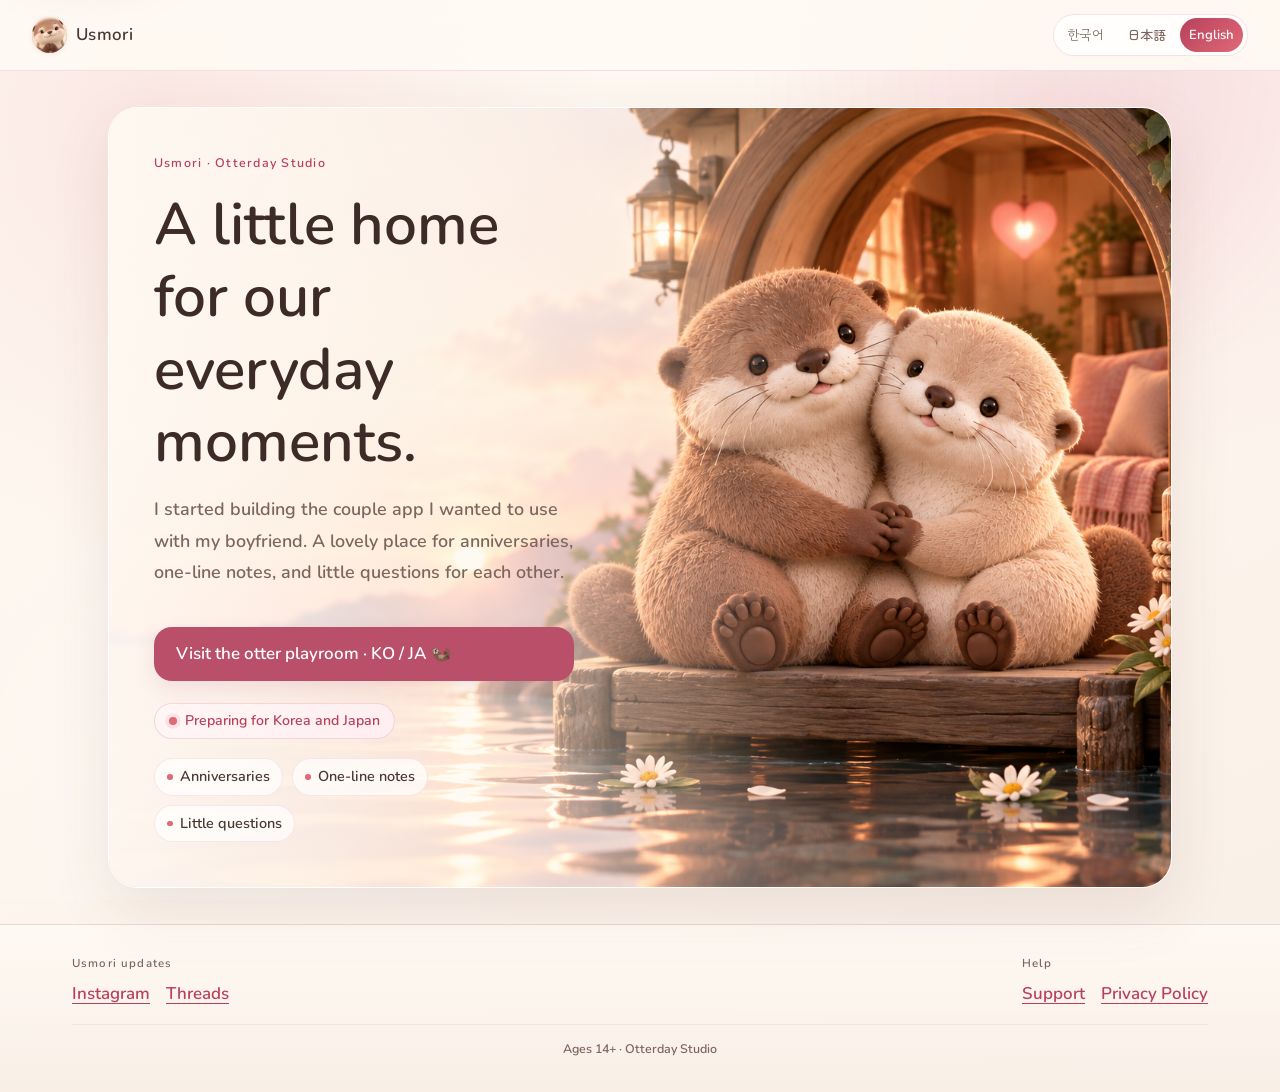
<file: index.html>
<!doctype html>
<html lang="ko">
  <head>
    <meta charset="utf-8">
    <meta name="viewport" content="width=device-width, initial-scale=1">
    <meta name="color-scheme" content="light">
    <meta name="theme-color" content="#FFF9F2">
    <meta name="description" content="Usmori는 한국·일본 출시를 준비 중인 커플 앱입니다.">
    <title>Usmori · 둘의 하루가 머무는 작은 집</title>
    <link rel="stylesheet" href="./styles.css">
    <script src="./site.js" defer></script>
    <noscript>
      <style>.language-group { display: none; }</style>
    </noscript>
  <style>@font-face{font-family:PlayroomKo;src:url("./recharge/assets/fonts/GowunDodum-Regular.woff2") format("woff2");font-display:swap}@font-face{font-family:PlayroomJa;src:url("./recharge/assets/fonts/ZenMaruGothic-Medium.woff2") format("woff2");font-display:swap}[lang=ko] .playroom-entry{font-family:PlayroomKo,sans-serif}[lang=ja] .playroom-entry{font-family:PlayroomJa,sans-serif}.playroom-entry{display:inline-flex;align-items:center;gap:12px;margin:22px 0 5px;padding:13px 22px;border-radius:18px;background:#b94f69;color:white;text-decoration:none;font-weight:700;box-shadow:0 7px 20px #b94f6922}.playroom-entry:hover{background:#a3445d}</style></head>
  <body data-font-state="ready">
    <div class="paper-glow" aria-hidden="true"></div>
    <a class="skip-link" href="#main">본문으로 건너뛰기</a>

    <header class="site-header">
      <a class="brand" href="./index.html" aria-label="Usmori home">
        <span class="brand-mark" aria-hidden="true"></span>
        <span class="brand-text">Usmori</span>
      </a>
      <nav class="language-group" aria-label="Language">
        <button class="language-button" type="button" data-language="ko" lang="ko" aria-pressed="true">한국어</button>
        <button class="language-button" type="button" data-language="ja" lang="ja" aria-pressed="false">日本語</button>
        <button class="language-button" type="button" data-language="en" lang="en" aria-pressed="false">English</button>
      </nav>
    </header>

    <main id="main" class="page landing-page">
      <article class="hero" aria-label="Usmori">
        <div class="hero-copy">
          <section class="locale-panel" lang="ko" data-locale="ko" aria-labelledby="headline-ko">
            <p class="eyebrow">Usmori · Otterday Studio</p>
            <h1 class="display-title" id="headline-ko">둘의 하루가 머무는 작은 집</h1>
            <p class="intro-body">남자친구와 같이 쓰고 싶어서 만들기 시작한 커플 앱. 기념일, 한 줄 일기, 서로에게 묻는 질문을 사랑스럽게 모아요.</p>
            <a class="playroom-entry" href="./recharge/?lang=ko">수달 놀이방에서 내 마음 알아보기 🦦</a>
            <p class="status"><span class="status-dot" aria-hidden="true"></span>한국·일본 출시 준비 중</p>
            <ul class="feature-list">
              <li><span class="feature-dot" aria-hidden="true"></span><span class="feature-label">기념일</span></li>
              <li><span class="feature-dot" aria-hidden="true"></span><span class="feature-label">한 줄 일기</span></li>
              <li><span class="feature-dot" aria-hidden="true"></span><span class="feature-label">서로에게 묻는 질문</span></li>
            </ul>
          </section>

          <section class="locale-panel" lang="ja" data-locale="ja" aria-labelledby="headline-ja" hidden>
            <p class="eyebrow">Usmori · Otterday Studio</p>
            <h1 class="display-title" id="headline-ja">ふたりの毎日に、ほっとできる場所を。</h1>
            <p class="intro-body">彼氏と一緒に使えるアプリを探して、結局自分で作り始めました。記念日やひとこと日記、お互いをもっと知る質問をカワウソと一緒に楽しめます。</p>
            <a class="playroom-entry" href="./recharge/?lang=ja">ラッコのあそび部屋へ 🦦</a>
            <p class="status"><span class="status-dot" aria-hidden="true"></span>韓国・日本でリリース準備中</p>
            <ul class="feature-list">
              <li><span class="feature-dot" aria-hidden="true"></span><span class="feature-label">記念日</span></li>
              <li><span class="feature-dot" aria-hidden="true"></span><span class="feature-label">ひとこと日記</span></li>
              <li><span class="feature-dot" aria-hidden="true"></span><span class="feature-label">お互いをもっと知る質問</span></li>
            </ul>
          </section>

          <section class="locale-panel" lang="en" data-locale="en" aria-labelledby="headline-en" hidden>
            <p class="eyebrow">Usmori · Otterday Studio</p>
            <h1 class="display-title" id="headline-en">A little home for our everyday moments.</h1>
            <p class="intro-body">I started building the couple app I wanted to use with my boyfriend. A lovely place for anniversaries, one-line notes, and little questions for each other.</p>
            <a class="playroom-entry" href="./recharge/?lang=ko">Visit the otter playroom · KO / JA 🦦</a>
            <p class="status"><span class="status-dot" aria-hidden="true"></span>Preparing for Korea and Japan</p>
            <ul class="feature-list">
              <li><span class="feature-dot" aria-hidden="true"></span><span class="feature-label">Anniversaries</span></li>
              <li><span class="feature-dot" aria-hidden="true"></span><span class="feature-label">One-line notes</span></li>
              <li><span class="feature-dot" aria-hidden="true"></span><span class="feature-label">Little questions</span></li>
            </ul>
          </section>
        </div>

        <figure class="hero-figure">
          <img
            src="./otter-home-landing-v1.png"
            alt="작은 집에서 다정하게 기대 앉은 수달 두 마리"
            width="1536"
            height="1024"
            loading="eager"
            fetchpriority="high"
            decoding="async"
          >
        </figure>
      </article>
    </main>

    <footer class="site-footer">
      <section class="footer-panel" lang="ko" data-locale="ko" aria-label="사이트 정보">
        <div class="footer-content">
          <nav class="footer-group" aria-label="소셜 링크">
            <h2 class="small-label">Usmori 소식</h2>
            <ul class="link-list">
              <li><a href="https://www.instagram.com/usmori.studio/" target="_blank" rel="noopener noreferrer">Instagram</a></li>
              <li><a href="https://www.threads.com/@usmori.studio" target="_blank" rel="noopener noreferrer">Threads</a></li>
            </ul>
          </nav>
          <nav class="footer-group" aria-label="고객지원과 정책">
            <h2 class="small-label">도움말</h2>
            <ul class="link-list">
              <li><a data-policy-link="support" href="./support.html#ko">고객지원</a></li>
              <li><a data-policy-link="privacy" href="./privacy.html#ko">개인정보처리방침</a></li>
            </ul>
          </nav>
        </div>
        <p class="footer-note">이용 대상 14세 이상 · Otterday Studio</p>
      </section>

      <section class="footer-panel" lang="ja" data-locale="ja" aria-label="サイト情報" hidden>
        <div class="footer-content">
          <nav class="footer-group" aria-label="ソーシャルリンク">
            <h2 class="small-label">Usmoriの近況</h2>
            <ul class="link-list">
              <li><a href="https://www.instagram.com/usmori.studio/" target="_blank" rel="noopener noreferrer">Instagram</a></li>
              <li><a href="https://www.threads.com/@usmori.studio" target="_blank" rel="noopener noreferrer">Threads</a></li>
            </ul>
          </nav>
          <nav class="footer-group" aria-label="サポートとポリシー">
            <h2 class="small-label">ヘルプ</h2>
            <ul class="link-list">
              <li><a data-policy-link="support" href="./support.html#ja">サポート</a></li>
              <li><a data-policy-link="privacy" href="./privacy.html#ja">プライバシーポリシー</a></li>
            </ul>
          </nav>
        </div>
        <p class="footer-note">対象年齢 14歳以上 · Otterday Studio</p>
      </section>

      <section class="footer-panel" lang="en" data-locale="en" aria-label="Site information" hidden>
        <div class="footer-content">
          <nav class="footer-group" aria-label="Social links">
            <h2 class="small-label">Usmori updates</h2>
            <ul class="link-list">
              <li><a href="https://www.instagram.com/usmori.studio/" target="_blank" rel="noopener noreferrer">Instagram</a></li>
              <li><a href="https://www.threads.com/@usmori.studio" target="_blank" rel="noopener noreferrer">Threads</a></li>
            </ul>
          </nav>
          <nav class="footer-group" aria-label="Support and policies">
            <h2 class="small-label">Help</h2>
            <ul class="link-list">
              <li><a data-policy-link="support" href="./support.html#en">Support</a></li>
              <li><a data-policy-link="privacy" href="./privacy.html#en">Privacy Policy</a></li>
            </ul>
          </nav>
        </div>
        <p class="footer-note">Ages 14+ · Otterday Studio</p>
      </section>
    </footer>
  </body>
</html>
</file>
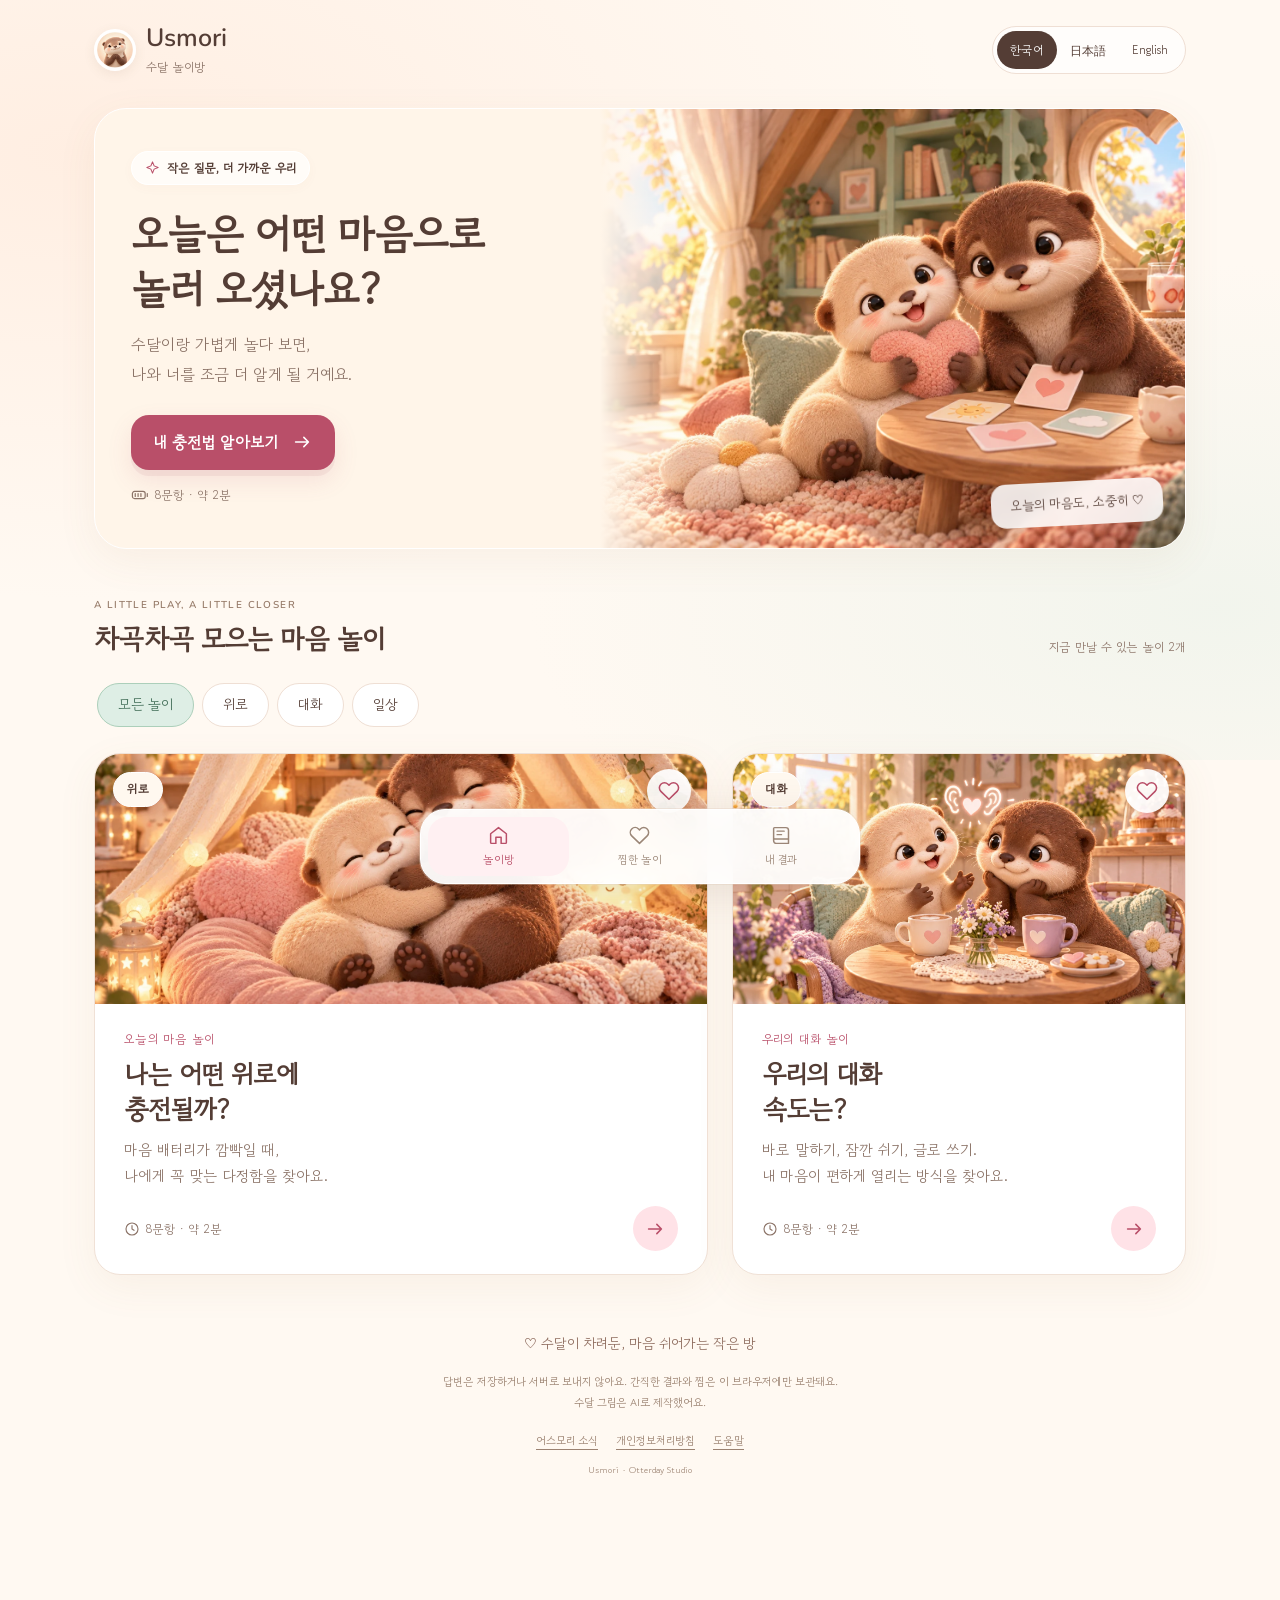
<file: recharge/index.html>
<!doctype html><html lang="ko"><head><meta charset="utf-8"><meta name="viewport" content="width=device-width,initial-scale=1,viewport-fit=cover"><meta name="theme-color" content="#fff8f0"><meta name="description" content="수달과 함께 알아보는 내 마음. 짧고 다정한 성향 놀이를 모아둔 어스모리 놀이방."><meta property="og:title" content="어스모리 수달 놀이방 · 위로와 대화"><meta property="og:description" content="위로와 대화, 8문항으로 가볍게 알아보는 오늘의 나."><meta property="og:image" content="https://thomasgo-rgb.github.io/usmori-support/recharge/assets/hero.webp"><title>수달 놀이방 · Usmori</title><link rel="icon" href="../usmori-avatar.jpg"><link rel="stylesheet" href="./app.css?v=20260928-en1"><script type="module" src="./app.mjs?v=20260930-conversation1"></script></head><body><a class="skip" href="#main">Skip to content</a><div class="ambient" aria-hidden="true"></div><header class="topbar"><a class="brand" href="./"><img src="../usmori-avatar.jpg" width="42" height="42" alt=""><span>Usmori<small id="brand-sub">수달 놀이방</small></span></a><div class="languages" aria-label="Language"><button data-lang="ko" lang="ko">한국어</button><button data-lang="ja" lang="ja">日本語</button><button data-lang="en" lang="en">English</button></div></header><main id="main" tabindex="-1"></main><footer id="footer"></footer><nav id="bottom-nav" aria-label="Main"></nav><div id="toast" role="status" aria-live="polite"></div><noscript><p>이 성향 놀이에는 JavaScript가 필요해요. / このコンテンツにはJavaScriptが必要です。 / Please enable JavaScript to play.</p></noscript></body></html>
</file>
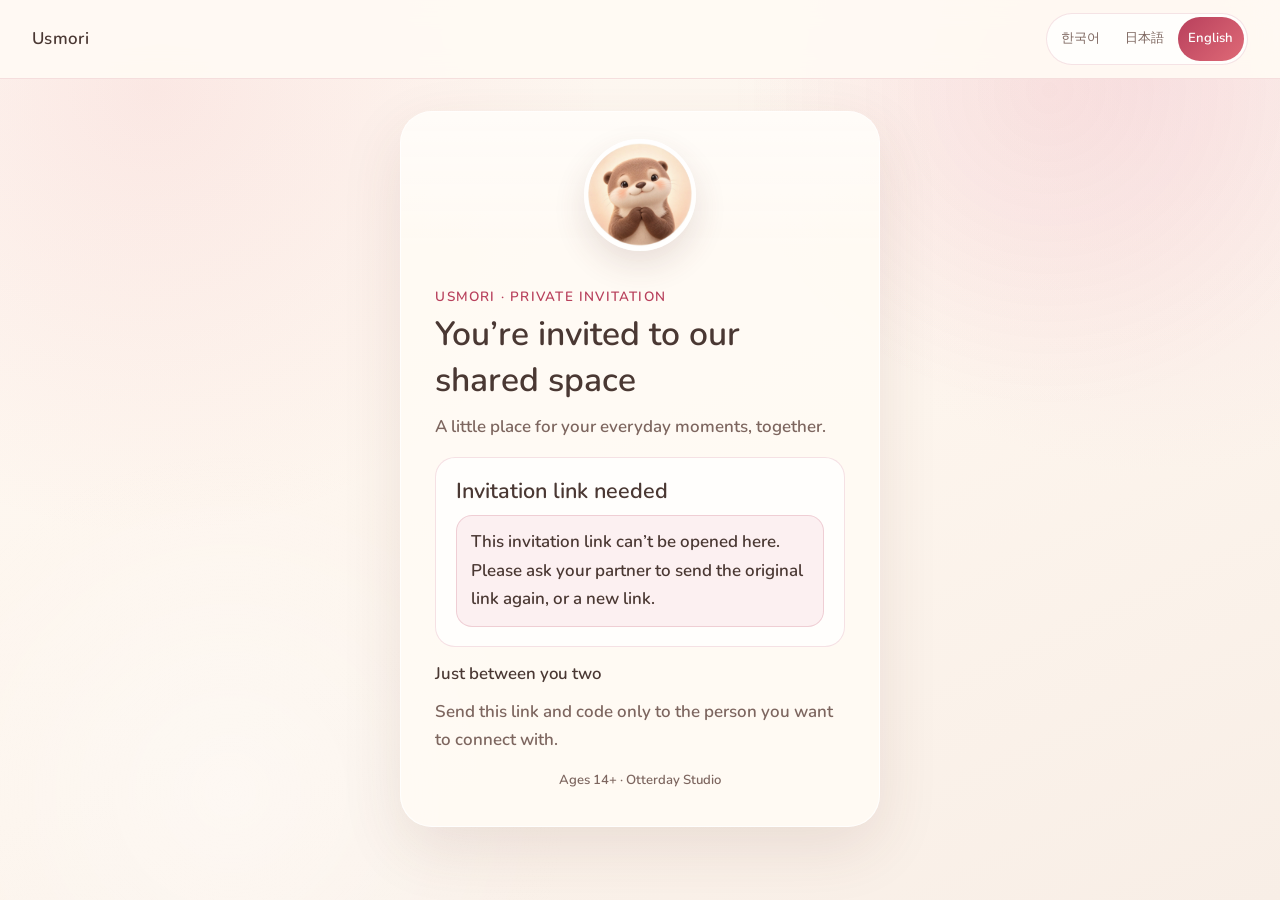
<file: invite.html>
<!doctype html>
<html lang="en">
  <head>
    <meta http-equiv="Content-Security-Policy" content="default-src 'none'; script-src 'self'; style-src 'self'; img-src 'self'; font-src 'self'; connect-src 'none'; base-uri 'none'; form-action 'none'">
    <meta name="referrer" content="no-referrer">
    <meta charset="utf-8">
    <meta name="viewport" content="width=device-width, initial-scale=1">
    <meta name="color-scheme" content="light">
    <meta name="theme-color" content="#fffaf4">
    <meta name="description" content="Open a private Usmori couple invitation.">
    <title>Usmori invitation</title>
    <link rel="stylesheet" href="./invite.css">
    <script type="module" src="./invite.js"></script>
  </head>
  <body>
    <div class="paper-glow" aria-hidden="true"></div>

    <header class="invite-header">
      <div class="invite-brand">
        <span class="invite-brand-name">Usmori</span>
      </div>
      <nav class="invite-languages" aria-label="Language">
        <button class="invite-language" type="button" data-language="ko" lang="ko" aria-pressed="false">한국어</button>
        <button class="invite-language" type="button" data-language="ja" lang="ja" aria-pressed="false">日本語</button>
        <button class="invite-language" type="button" data-language="en" lang="en" aria-pressed="true">English</button>
      </nav>
    </header>

    <main id="main" class="invite-page">
      <article class="invite-card">
        <div class="invite-media">
          <img id="invite-picture" src="./usmori-avatar.jpg" alt="Usmori otter" width="1080" height="1080" decoding="async">
        </div>
        <div id="invite-root" class="invite-content"></div>
        <noscript>
          <div class="invite-noscript">
            <h1>Usmori invitation</h1>
            <p lang="ko">초대를 열거나 복사하려면 JavaScript가 필요해요. 원본 메시지를 지우지 말고 그대로 남겨 주세요.</p>
            <p lang="ja">招待を開く、またはコピーするにはJavaScriptが必要です。元のメッセージはそのまま残してください。</p>
            <p lang="en">JavaScript is needed to open or copy the invitation. Please keep the original message.</p>
          </div>
        </noscript>
      </article>
    </main>
  </body>
</html>
</file>
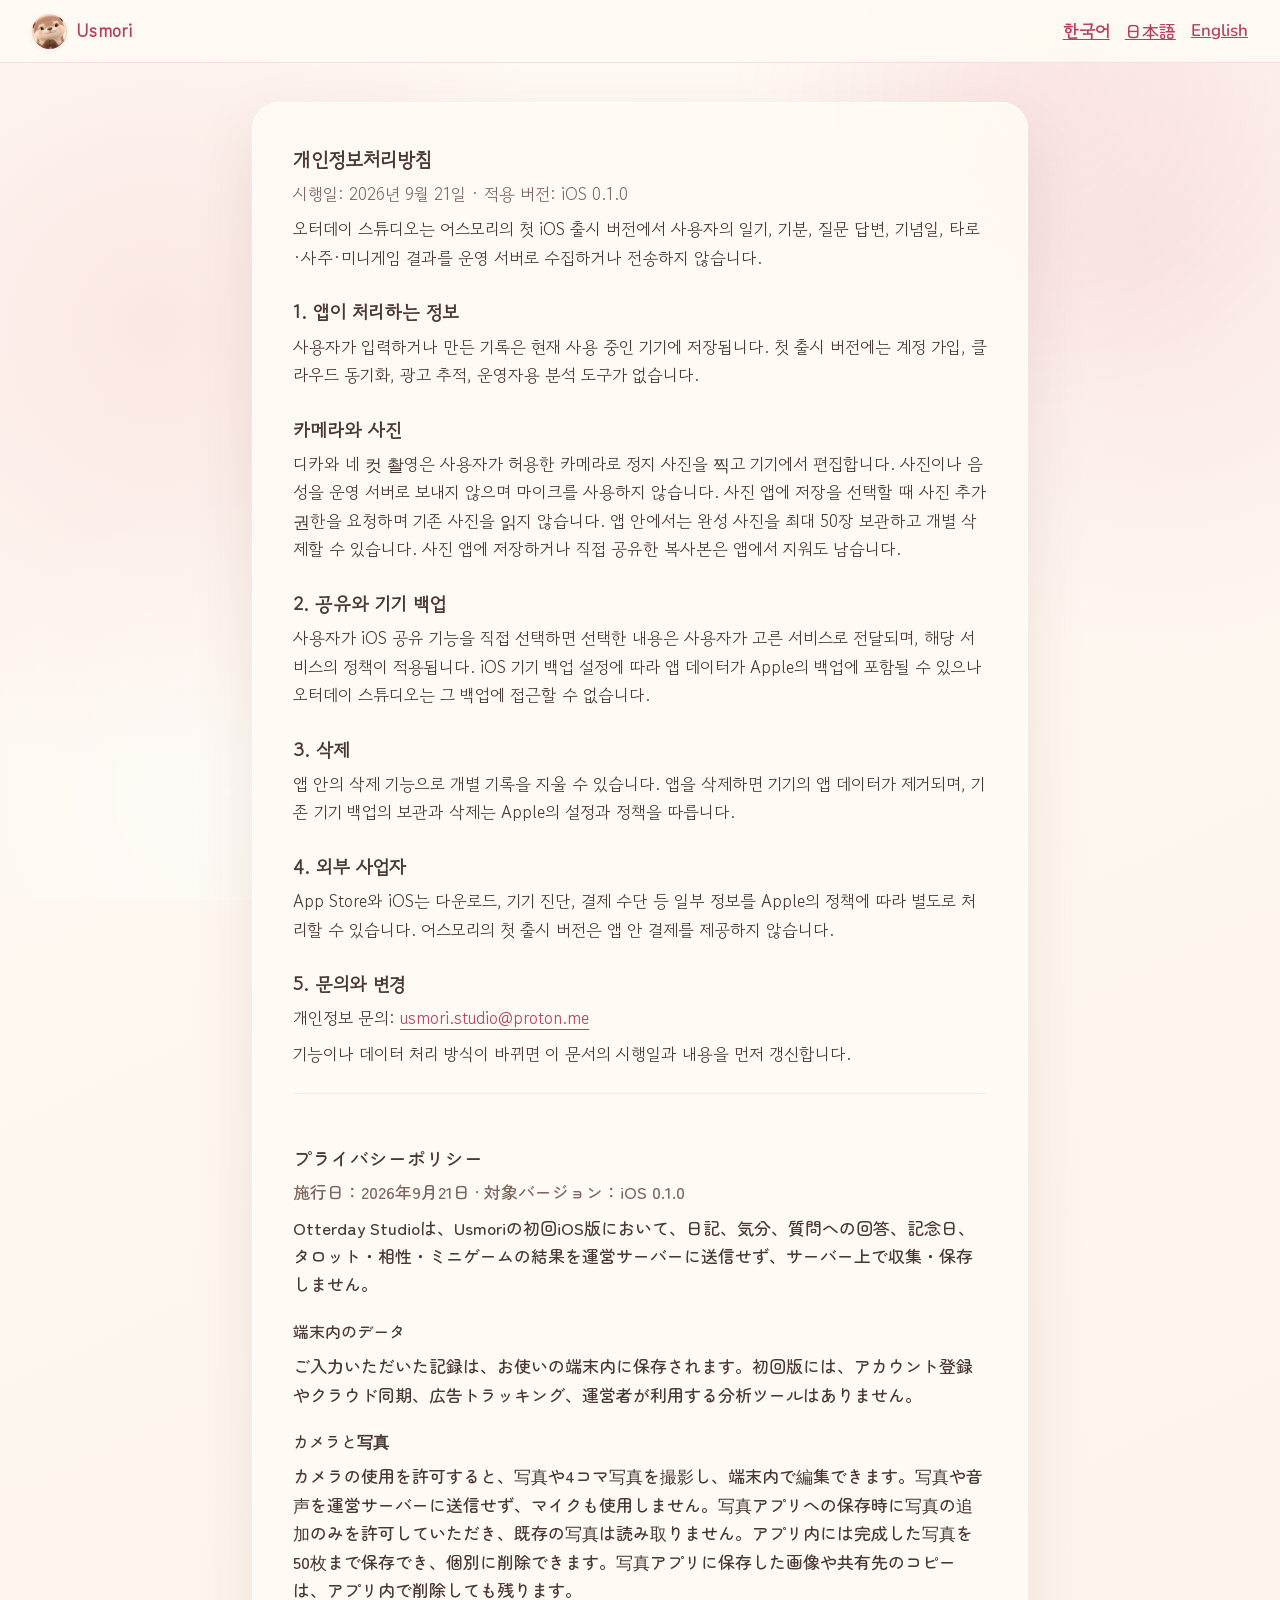
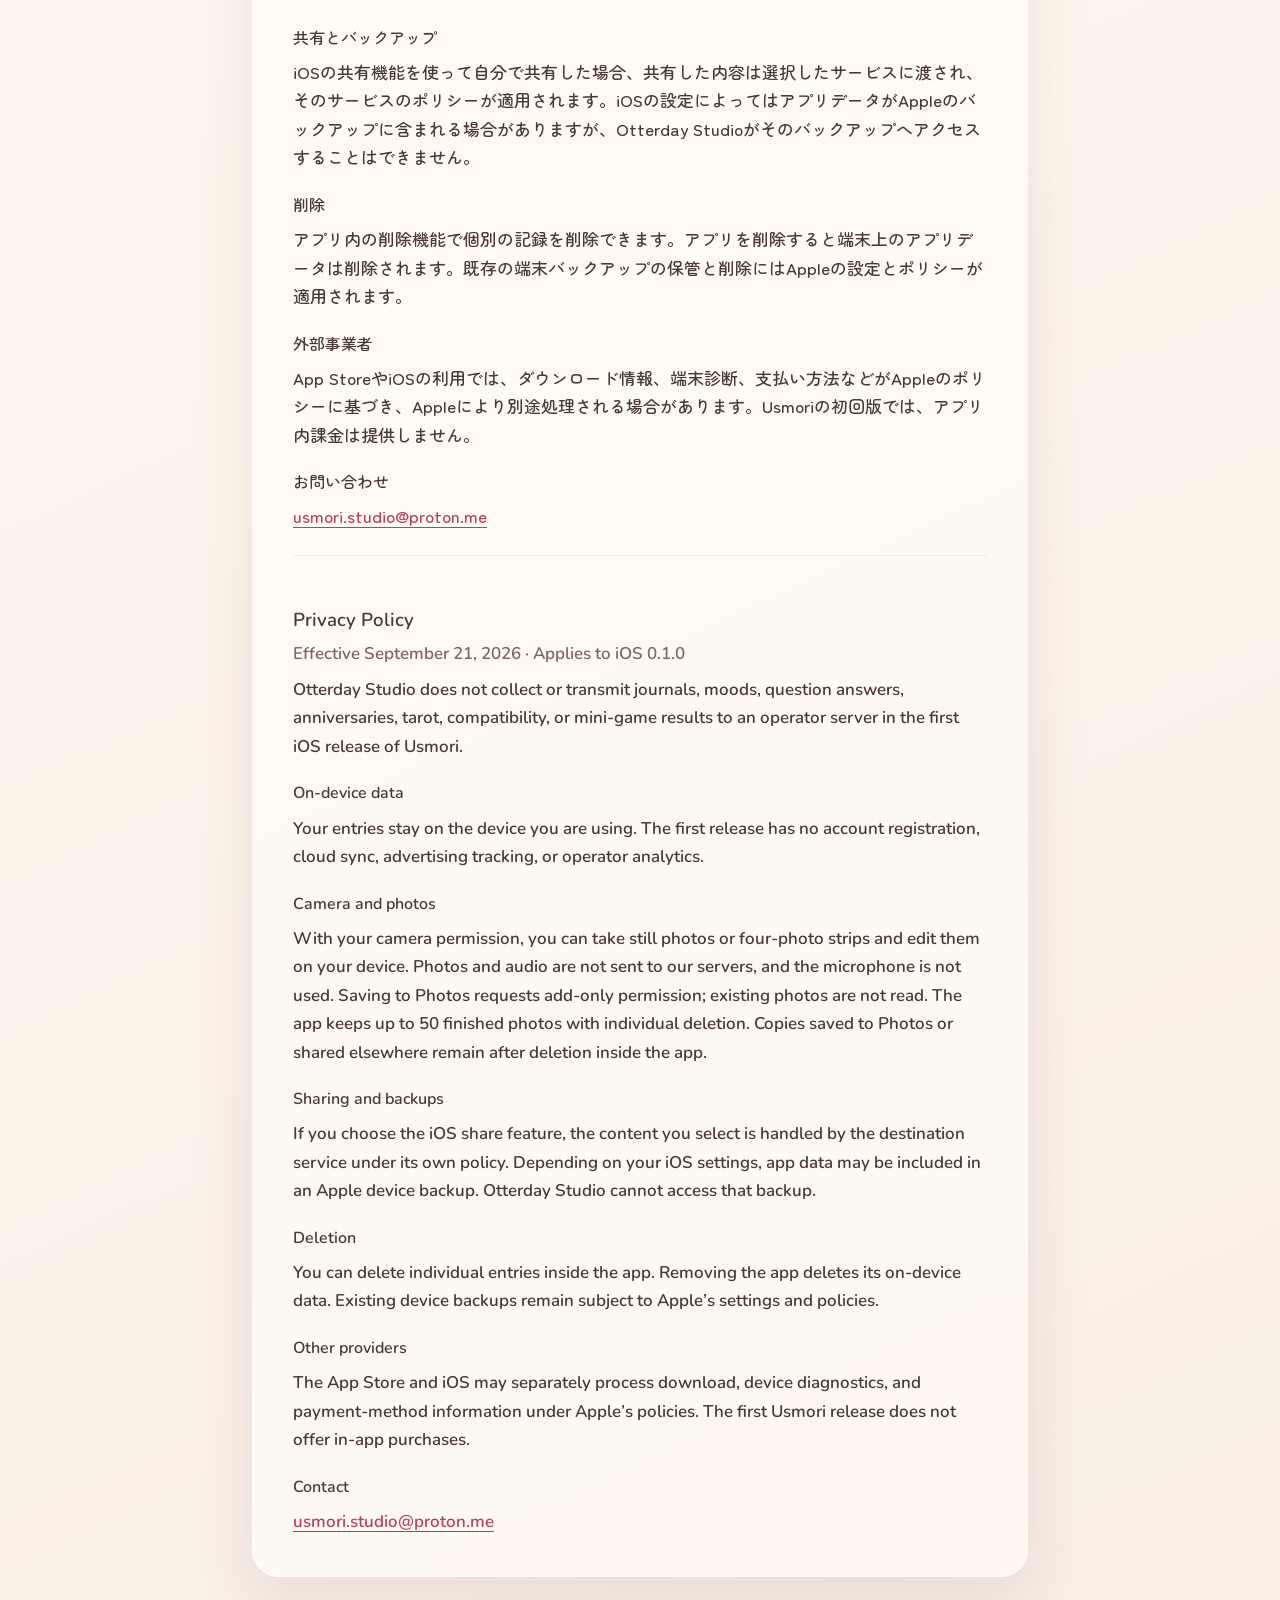
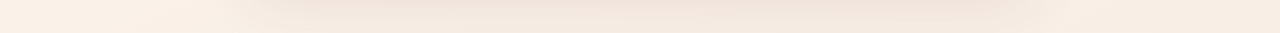
<file: privacy.html>
<!doctype html>
<html lang="ko">
  <head>
    <meta charset="utf-8">
    <meta name="viewport" content="width=device-width, initial-scale=1">
    <meta name="color-scheme" content="light">
    <meta name="theme-color" content="#FBF7EF">
    <meta name="description" content="Usmori privacy policy in Korean, Japanese, and English.">
    <title>Usmori | 개인정보처리방침</title>
    <link rel="stylesheet" href="./styles.css">
  </head>
  <body data-font-state="ready">
    <div class="paper-glow" aria-hidden="true"></div>
    <header class="site-header">
      <a class="brand legal-contact" href="./index.html"><span class="brand-mark" aria-hidden="true"></span><span class="brand-text">Usmori</span></a>
      <nav class="legal-nav" aria-label="Language"><a href="#ko" lang="ko">한국어</a><a href="#ja" lang="ja">日本語</a><a href="#en" lang="en">English</a></nav>
    </header>
    <main class="page legal-page">
      <article class="legal-card">
        <section id="ko" class="legal-section" lang="ko">
          <h1>개인정보처리방침</h1>
          <p class="legal-muted">시행일: 2026년 9월 21일 · 적용 버전: iOS 0.1.0</p>
          <p>오터데이 스튜디오는 어스모리의 첫 iOS 출시 버전에서 사용자의 일기, 기분, 질문 답변, 기념일, 타로·사주·미니게임 결과를 운영 서버로 수집하거나 전송하지 않습니다.</p>
          <h2>1. 앱이 처리하는 정보</h2>
          <p>사용자가 입력하거나 만든 기록은 현재 사용 중인 기기에 저장됩니다. 첫 출시 버전에는 계정 가입, 클라우드 동기화, 광고 추적, 운영자용 분석 도구가 없습니다.</p>
          <h2>카메라와 사진</h2>
          <p>디카와 네 컷 촬영은 사용자가 허용한 카메라로 정지 사진을 찍고 기기에서 편집합니다. 사진이나 음성을 운영 서버로 보내지 않으며 마이크를 사용하지 않습니다. 사진 앱에 저장을 선택할 때 사진 추가 권한을 요청하며 기존 사진을 읽지 않습니다. 앱 안에서는 완성 사진을 최대 50장 보관하고 개별 삭제할 수 있습니다. 사진 앱에 저장하거나 직접 공유한 복사본은 앱에서 지워도 남습니다.</p>
          <h2>2. 공유와 기기 백업</h2>
          <p>사용자가 iOS 공유 기능을 직접 선택하면 선택한 내용은 사용자가 고른 서비스로 전달되며, 해당 서비스의 정책이 적용됩니다. iOS 기기 백업 설정에 따라 앱 데이터가 Apple의 백업에 포함될 수 있으나 오터데이 스튜디오는 그 백업에 접근할 수 없습니다.</p>
          <h2>3. 삭제</h2>
          <p>앱 안의 삭제 기능으로 개별 기록을 지울 수 있습니다. 앱을 삭제하면 기기의 앱 데이터가 제거되며, 기존 기기 백업의 보관과 삭제는 Apple의 설정과 정책을 따릅니다.</p>
          <h2>4. 외부 사업자</h2>
          <p>App Store와 iOS는 다운로드, 기기 진단, 결제 수단 등 일부 정보를 Apple의 정책에 따라 별도로 처리할 수 있습니다. 어스모리의 첫 출시 버전은 앱 안 결제를 제공하지 않습니다.</p>
          <h2>5. 문의와 변경</h2>
          <p>개인정보 문의: <a class="legal-contact" href="mailto:usmori.studio@proton.me">usmori.studio@proton.me</a></p>
          <p>기능이나 데이터 처리 방식이 바뀌면 이 문서의 시행일과 내용을 먼저 갱신합니다.</p>
        </section>
        <section id="ja" class="legal-section" lang="ja">
          <h2>プライバシーポリシー</h2>
          <p class="legal-muted">施行日：2026年9月21日 · 対象バージョン：iOS 0.1.0</p>
          <p>Otterday Studioは、Usmoriの初回iOS版において、日記、気分、質問への回答、記念日、タロット・相性・ミニゲームの結果を運営サーバーに送信せず、サーバー上で収集・保存しません。</p>
          <h3>端末内のデータ</h3>
          <p>ご入力いただいた記録は、お使いの端末内に保存されます。初回版には、アカウント登録やクラウド同期、広告トラッキング、運営者が利用する分析ツールはありません。</p>
          <h3>カメラと写真</h3>
          <p>カメラの使用を許可すると、写真や4コマ写真を撮影し、端末内で編集できます。写真や音声を運営サーバーに送信せず、マイクも使用しません。写真アプリへの保存時に写真の追加のみを許可していただき、既存の写真は読み取りません。アプリ内には完成した写真を50枚まで保存でき、個別に削除できます。写真アプリに保存した画像や共有先のコピーは、アプリ内で削除しても残ります。</p>
          <h3>共有とバックアップ</h3>
          <p>iOSの共有機能を使って自分で共有した場合、共有した内容は選択したサービスに渡され、そのサービスのポリシーが適用されます。iOSの設定によってはアプリデータがAppleのバックアップに含まれる場合がありますが、Otterday Studioがそのバックアップへアクセスすることはできません。</p>
          <h3>削除</h3>
          <p>アプリ内の削除機能で個別の記録を削除できます。アプリを削除すると端末上のアプリデータは削除されます。既存の端末バックアップの保管と削除にはAppleの設定とポリシーが適用されます。</p>
          <h3>外部事業者</h3>
          <p>App StoreやiOSの利用では、ダウンロード情報、端末診断、支払い方法などがAppleのポリシーに基づき、Appleにより別途処理される場合があります。Usmoriの初回版では、アプリ内課金は提供しません。</p>
          <h3>お問い合わせ</h3>
          <p><a class="legal-contact" href="mailto:usmori.studio@proton.me">usmori.studio@proton.me</a></p>
        </section>
        <section id="en" class="legal-section" lang="en">
          <h2>Privacy Policy</h2>
          <p class="legal-muted">Effective September 21, 2026 · Applies to iOS 0.1.0</p>
          <p>Otterday Studio does not collect or transmit journals, moods, question answers, anniversaries, tarot, compatibility, or mini-game results to an operator server in the first iOS release of Usmori.</p>
          <h3>On-device data</h3>
          <p>Your entries stay on the device you are using. The first release has no account registration, cloud sync, advertising tracking, or operator analytics.</p>
          <h3>Camera and photos</h3>
          <p>With your camera permission, you can take still photos or four-photo strips and edit them on your device. Photos and audio are not sent to our servers, and the microphone is not used. Saving to Photos requests add-only permission; existing photos are not read. The app keeps up to 50 finished photos with individual deletion. Copies saved to Photos or shared elsewhere remain after deletion inside the app.</p>
          <h3>Sharing and backups</h3>
          <p>If you choose the iOS share feature, the content you select is handled by the destination service under its own policy. Depending on your iOS settings, app data may be included in an Apple device backup. Otterday Studio cannot access that backup.</p>
          <h3>Deletion</h3>
          <p>You can delete individual entries inside the app. Removing the app deletes its on-device data. Existing device backups remain subject to Apple’s settings and policies.</p>
          <h3>Other providers</h3>
          <p>The App Store and iOS may separately process download, device diagnostics, and payment-method information under Apple’s policies. The first Usmori release does not offer in-app purchases.</p>
          <h3>Contact</h3>
          <p><a class="legal-contact" href="mailto:usmori.studio@proton.me">usmori.studio@proton.me</a></p>
        </section>
      </article>
    </main>
  </body>
</html>
</file>
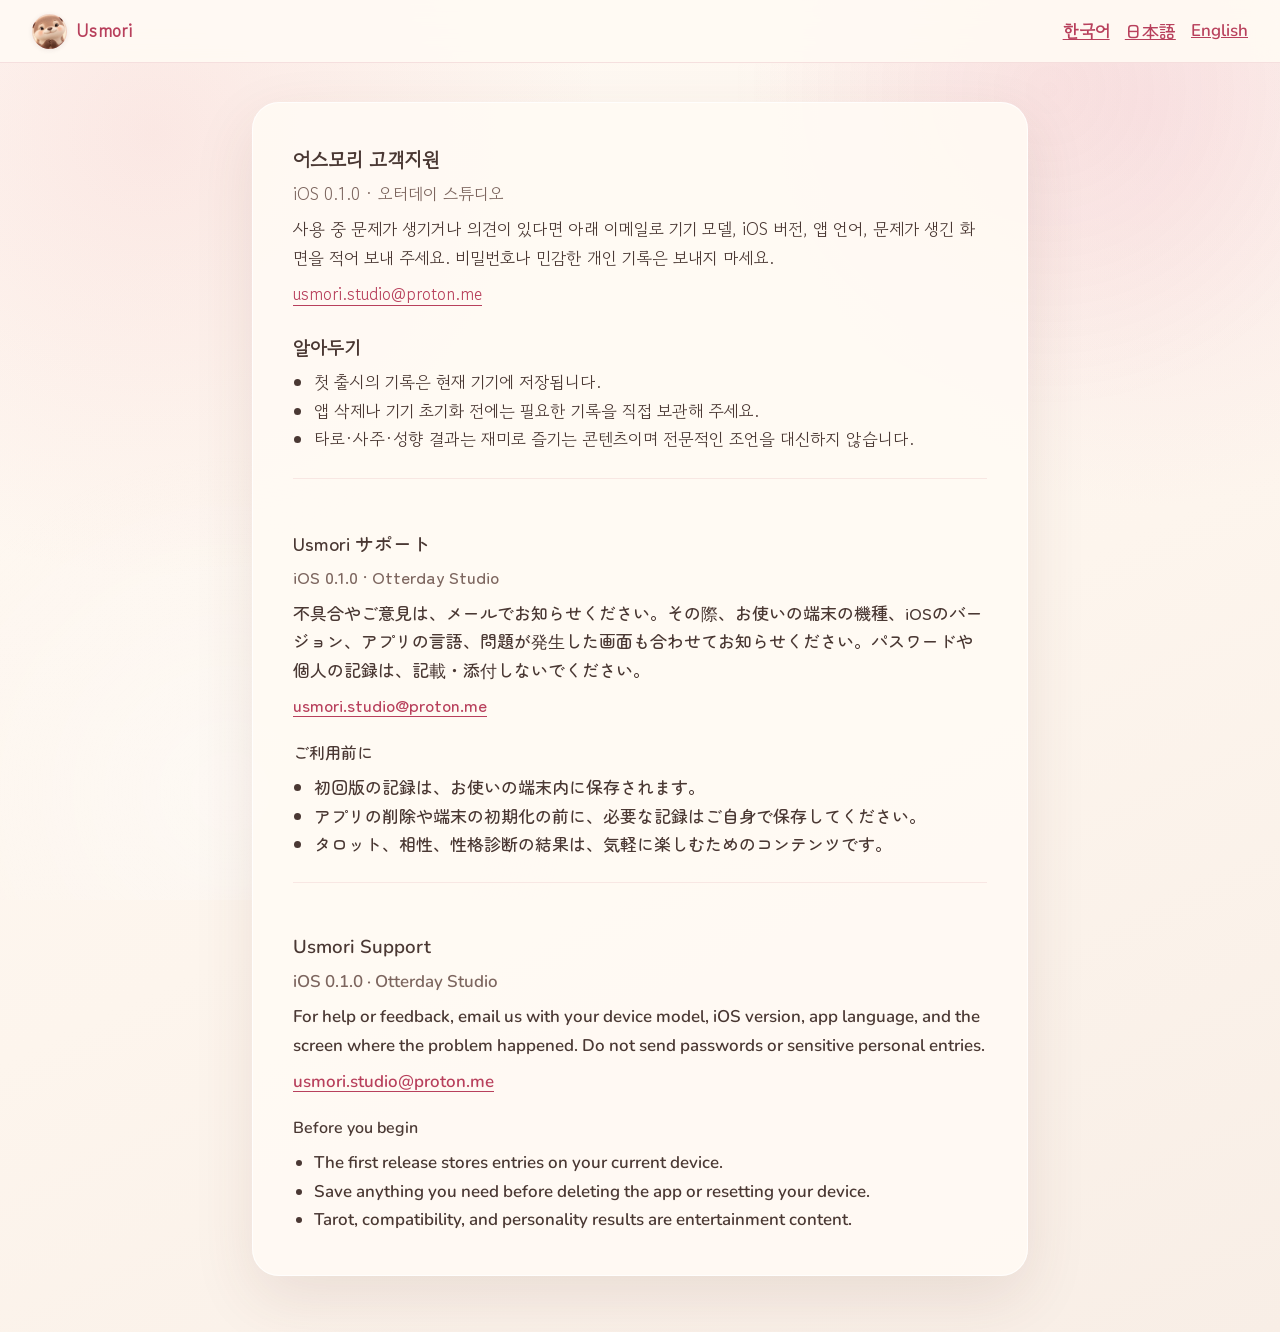
<file: support.html>
<!doctype html>
<html lang="ko">
  <head>
    <meta charset="utf-8">
    <meta name="viewport" content="width=device-width, initial-scale=1">
    <meta name="color-scheme" content="light">
    <meta name="theme-color" content="#FBF7EF">
    <meta name="description" content="Usmori support in Korean, Japanese, and English.">
    <title>Usmori | 고객지원</title>
    <link rel="stylesheet" href="./styles.css">
  </head>
  <body data-font-state="ready">
    <div class="paper-glow" aria-hidden="true"></div>
    <header class="site-header">
      <a class="brand legal-contact" href="./index.html"><span class="brand-mark" aria-hidden="true"></span><span class="brand-text">Usmori</span></a>
      <nav class="legal-nav" aria-label="Language"><a href="#ko" lang="ko">한국어</a><a href="#ja" lang="ja">日本語</a><a href="#en" lang="en">English</a></nav>
    </header>
    <main class="page legal-page">
      <article class="legal-card">
        <section id="ko" class="legal-section" lang="ko">
          <h1>어스모리 고객지원</h1>
          <p class="legal-muted">iOS 0.1.0 · 오터데이 스튜디오</p>
          <p>사용 중 문제가 생기거나 의견이 있다면 아래 이메일로 기기 모델, iOS 버전, 앱 언어, 문제가 생긴 화면을 적어 보내 주세요. 비밀번호나 민감한 개인 기록은 보내지 마세요.</p>
          <p><a class="legal-contact" href="mailto:usmori.studio@proton.me">usmori.studio@proton.me</a></p>
          <h2>알아두기</h2>
          <ul><li>첫 출시의 기록은 현재 기기에 저장됩니다.</li><li>앱 삭제나 기기 초기화 전에는 필요한 기록을 직접 보관해 주세요.</li><li>타로·사주·성향 결과는 재미로 즐기는 콘텐츠이며 전문적인 조언을 대신하지 않습니다.</li></ul>
        </section>
        <section id="ja" class="legal-section" lang="ja">
          <h2>Usmori サポート</h2>
          <p class="legal-muted">iOS 0.1.0 · Otterday Studio</p>
          <p>不具合やご意見は、メールでお知らせください。その際、お使いの端末の機種、iOSのバージョン、アプリの言語、問題が発生した画面も合わせてお知らせください。パスワードや個人の記録は、記載・添付しないでください。</p>
          <p><a class="legal-contact" href="mailto:usmori.studio@proton.me">usmori.studio@proton.me</a></p>
          <h3>ご利用前に</h3>
          <ul><li>初回版の記録は、お使いの端末内に保存されます。</li><li>アプリの削除や端末の初期化の前に、必要な記録はご自身で保存してください。</li><li>タロット、相性、性格診断の結果は、気軽に楽しむためのコンテンツです。</li></ul>
        </section>
        <section id="en" class="legal-section" lang="en">
          <h2>Usmori Support</h2>
          <p class="legal-muted">iOS 0.1.0 · Otterday Studio</p>
          <p>For help or feedback, email us with your device model, iOS version, app language, and the screen where the problem happened. Do not send passwords or sensitive personal entries.</p>
          <p><a class="legal-contact" href="mailto:usmori.studio@proton.me">usmori.studio@proton.me</a></p>
          <h3>Before you begin</h3>
          <ul><li>The first release stores entries on your current device.</li><li>Save anything you need before deleting the app or resetting your device.</li><li>Tarot, compatibility, and personality results are entertainment content.</li></ul>
        </section>
      </article>
    </main>
  </body>
</html>
</file>
<file: styles.css>
@font-face {
  font-family: "Gowun Dodum";
  src: url("./assets/fonts/GowunDodum-Regular.subset.woff2") format("woff2");
  font-weight: 400;
  font-style: normal;
  font-display: swap;
}

@font-face {
  font-family: "Zen Maru Gothic";
  src: url("./assets/fonts/ZenMaruGothic-Medium.subset.woff2") format("woff2");
  font-weight: 400 600;
  font-style: normal;
  font-display: swap;
}

@font-face {
  font-family: "Nunito";
  src: url("./assets/fonts/Nunito_600SemiBold.subset.woff2") format("woff2");
  font-weight: 400 700;
  font-style: normal;
  font-display: swap;
}

:root {
  --ivory: #fffaf4;
  --ivory-deep: #f8eee6;
  --rose: #b8405c;
  --coral: #df6a77;
  --rose-soft: #f5d4dc;
  --ink: #4a3833;
  --muted: #7d665f;
  --line: rgba(184, 64, 92, 0.14);
  --shadow-soft: 0 22px 62px rgba(101, 54, 47, 0.11);
  --radius-lg: 30px;
}

* {
  box-sizing: border-box;
}

html {
  scroll-behavior: smooth;
}

body {
  margin: 0;
  min-width: 320px;
  min-height: 100vh;
  overflow-x: hidden;
  background:
    radial-gradient(circle at 12% 10%, rgba(223, 106, 119, 0.12), transparent 28rem),
    radial-gradient(circle at 90% 8%, rgba(245, 212, 220, 0.48), transparent 25rem),
    linear-gradient(155deg, var(--ivory) 0%, #fdf5ed 55%, var(--ivory-deep) 100%);
  color: var(--ink);
  font-family: "Nunito", "Avenir Next", "Segoe UI", sans-serif;
  font-size: clamp(1rem, 0.95rem + 0.18vw, 1.06rem);
  line-height: 1.68;
}

html[lang="ko"] body,
[lang="ko"] {
  font-family: "Gowun Dodum", "Apple SD Gothic Neo", "Malgun Gothic", sans-serif;
}

html[lang="ja"] body,
[lang="ja"] {
  font-family: "Zen Maru Gothic", "Hiragino Maru Gothic ProN", "Yu Gothic", sans-serif;
}

html[lang="en"] body,
[lang="en"] {
  font-family: "Nunito", "Avenir Next", "Segoe UI", sans-serif;
}

img {
  display: block;
  max-width: 100%;
}

button {
  font: inherit;
  color: inherit;
}

[hidden] {
  display: none !important;
}

a {
  color: var(--rose);
}

a:focus-visible,
button:focus-visible {
  outline: 3px solid var(--coral);
  outline-offset: 3px;
}

.paper-glow {
  position: fixed;
  inset: 0;
  z-index: -1;
  pointer-events: none;
  background:
    radial-gradient(circle at 18% 88%, rgba(255, 255, 255, 0.38), transparent 21rem),
    radial-gradient(circle at 82% 10%, rgba(223, 106, 119, 0.08), transparent 20rem);
}

.skip-link {
  position: fixed;
  z-index: 100;
  left: 1rem;
  transform: translateY(-200%);
  padding: 0.7rem 1rem;
  border-radius: 999px;
  background: var(--ivory);
  color: var(--rose);
  font-weight: 700;
  text-decoration: none;
  box-shadow: var(--shadow-soft);
}

.skip-link:focus {
  transform: translateY(1rem);
}

.site-header {
  position: sticky;
  top: 0;
  z-index: 10;
  display: flex;
  align-items: center;
  justify-content: space-between;
  gap: 0.7rem 1rem;
  padding: 0.85rem clamp(0.75rem, 3vw, 2rem);
  background: rgba(255, 250, 244, 0.92);
  border-bottom: 1px solid var(--line);
  backdrop-filter: blur(12px);
}

.brand {
  display: flex;
  align-items: center;
  gap: 0.55rem;
  min-width: 0;
  color: var(--ink);
  font-weight: 800;
  letter-spacing: 0.02em;
  text-decoration: none;
}

.brand-mark {
  width: 2.2rem;
  height: 2.2rem;
  flex: 0 0 auto;
  border: 1px solid rgba(184, 64, 92, 0.13);
  border-radius: 50%;
  background: #fff7ef url("./usmori-avatar.jpg") 50% 38% / 155% auto no-repeat;
  box-shadow: 0 1px 5px rgba(64, 48, 45, 0.09);
}

.brand-text {
  overflow-wrap: anywhere;
}

.language-group {
  display: flex;
  flex-wrap: wrap;
  justify-content: flex-end;
  gap: 0.28rem;
  padding: 0.22rem;
  border: 1px solid var(--line);
  border-radius: 999px;
  background: rgba(255, 255, 255, 0.66);
}

.language-button {
  min-height: 2.1rem;
  min-width: 2.9rem;
  padding: 0.25rem 0.58rem;
  border: 0;
  border-radius: 999px;
  background: transparent;
  color: var(--muted);
  font-size: 0.82rem;
  cursor: pointer;
  transition: background-color 160ms ease, color 160ms ease;
}

.language-button:hover {
  background: var(--rose-soft);
  color: var(--rose);
}

.language-button[aria-pressed="true"] {
  background: linear-gradient(135deg, var(--rose), var(--coral));
  color: #fff;
  font-weight: 700;
}

.page {
  width: 100%;
  max-width: 71rem;
  margin: 0 auto;
  padding: clamp(1rem, 3vw, 2.25rem);
}

.landing-page {
  display: grid;
  align-items: center;
  min-height: calc(100svh - 4.7rem);
}

.hero {
  position: relative;
  display: flex;
  align-items: center;
  min-height: min(620px, 72vw);
  overflow: hidden;
  border: 1px solid rgba(255, 255, 255, 0.78);
  border-radius: clamp(24px, 4vw, var(--radius-lg));
  background: var(--ivory);
  box-shadow: var(--shadow-soft);
}

.hero::before {
  content: "";
  position: absolute;
  inset: 0;
  z-index: 1;
  pointer-events: none;
  background: linear-gradient(90deg, rgba(255, 250, 244, 0.9), rgba(255, 250, 244, 0.55) 38%, transparent 68%);
}

.hero-copy {
  position: relative;
  z-index: 2;
  width: min(48%, 34rem);
  min-width: 0;
  padding: clamp(1.5rem, 3.5vw, 3.2rem);
}

.locale-panel {
  min-width: 0;
}

.locale-panel {
  display: grid;
  gap: 0.95rem;
}

.eyebrow {
  margin: 0;
  color: var(--rose);
  font-size: 0.78rem;
  font-weight: 800;
  letter-spacing: 0.1em;
}

.display-title {
  max-width: 16ch;
  margin: 0;
  color: #3d2b28;
  font-size: clamp(1.78rem, 6.2vw + 0.54rem, 3.65rem);
  line-height: 1.24;
  overflow-wrap: break-word;
  text-wrap: pretty;
}

.intro-body {
  max-width: 35rem;
  margin: 0;
  color: var(--muted);
  font-size: clamp(1rem, 0.96rem + 0.25vw, 1.12rem);
  line-height: 1.78;
}

.status {
  display: inline-flex;
  align-items: center;
  gap: 0.52rem;
  width: fit-content;
  margin: 0.1rem 0 0;
  padding: 0.48rem 0.86rem;
  border: 1px solid rgba(184, 64, 92, 0.16);
  border-radius: 999px;
  background: linear-gradient(120deg, #fff6f6, #ffeef1);
  color: var(--rose);
  font-size: 0.88rem;
  font-weight: 700;
  line-height: 1.35;
}

.status-dot {
  width: 0.5rem;
  height: 0.5rem;
  flex: 0 0 auto;
  border-radius: 50%;
  background: var(--coral);
  box-shadow: 0 0 0 0.24rem rgba(223, 106, 119, 0.14);
}

.feature-list {
  display: flex;
  flex-wrap: wrap;
  gap: 0.55rem;
  margin: 0.25rem 0 0;
  padding: 0;
  list-style: none;
}

.feature-list li {
  display: flex;
  align-items: center;
  gap: 0.42rem;
  max-width: 100%;
  min-width: 0;
  min-height: 2.35rem;
  padding: 0.45rem 0.78rem;
  border: 1px solid rgba(184, 64, 92, 0.1);
  border-radius: 999px;
  background: rgba(255, 255, 255, 0.68);
  color: var(--ink);
  font-size: 0.9rem;
}

.feature-label {
  min-width: 0;
  line-height: 1.35;
  overflow-wrap: anywhere;
}

.feature-dot {
  width: 0.35rem;
  height: 0.35rem;
  flex: 0 0 auto;
  border-radius: 50%;
  background: var(--coral);
}

.hero-figure {
  position: absolute;
  inset: 0;
  z-index: 0;
  margin: 0;
}

.hero-figure img {
  width: 100%;
  height: 100%;
  object-fit: cover;
  object-position: center;
}

.site-footer {
  padding: clamp(1.15rem, 3vw, 1.8rem) clamp(0.75rem, 3vw, 2rem) clamp(1.35rem, 3vw, 2rem);
  border-top: 1px solid var(--line);
  background: linear-gradient(180deg, rgba(255, 250, 244, 0.86), rgba(248, 238, 230, 0.96));
}

.footer-panel {
  width: 100%;
  max-width: 71rem;
  margin: 0 auto;
}

.footer-content {
  display: flex;
  flex-wrap: wrap;
  justify-content: space-between;
  gap: 1.1rem 2rem;
}

.footer-group {
  min-width: 0;
}

.small-label {
  margin: 0 0 0.42rem;
  color: var(--muted);
  font-size: 0.72rem;
  font-weight: 800;
  letter-spacing: 0.1em;
}

.link-list {
  display: flex;
  flex-wrap: wrap;
  gap: 0.45rem 1rem;
  margin: 0;
  padding: 0;
  list-style: none;
}

.link-list a {
  color: var(--rose);
  font-weight: 700;
  text-decoration-thickness: 0.08em;
  text-underline-offset: 0.24em;
}

.link-list a:hover {
  color: #932f47;
}

.footer-note {
  max-width: 71rem;
  margin: 1rem auto 0;
  padding-top: 0.85rem;
  border-top: 1px solid rgba(184, 64, 92, 0.09);
  color: var(--muted);
  font-size: 0.78rem;
  text-align: center;
}

.legal-page {
  max-width: 53rem;
  padding-top: clamp(1.2rem, 4vw, 2.4rem);
  padding-bottom: clamp(2rem, 5vw, 3.5rem);
}

.legal-card {
  padding: clamp(1.1rem, 4vw, 2.5rem);
  border: 1px solid rgba(255, 255, 255, 0.82);
  border-radius: clamp(20px, 3vw, 27px);
  background: rgba(255, 250, 244, 0.92);
  box-shadow: var(--shadow-soft);
}

.legal-card h1 {
  margin: 0;
  line-height: 1.22;
}

.legal-card h2 {
  margin: 1.75rem 0 0.5rem;
  font-size: 1.17rem;
  line-height: 1.3;
}

.legal-card h3 {
  margin: 1.2rem 0 0.35rem;
  font-size: 1rem;
}

.legal-card p,
.legal-card ul {
  margin: 0.45rem 0 0;
}

.legal-card ul {
  padding-left: 1.3rem;
}

.legal-nav {
  display: flex;
  flex-wrap: wrap;
  gap: 0.45rem 0.95rem;
}

.legal-nav a {
  color: var(--rose);
  font-weight: 700;
}

.legal-contact {
  color: var(--rose);
  text-underline-offset: 0.22em;
}

.legal-section {
  padding-top: 0.35rem;
  scroll-margin-top: 5rem;
}

.legal-section + .legal-section {
  margin-top: 1.5rem;
  padding-top: 1.5rem;
  border-top: 1px solid rgba(184, 64, 92, 0.1);
}

.legal-muted {
  color: var(--muted);
}

@media (max-width: 780px) {
  .hero {
    display: flex;
    flex-direction: column;
    align-items: stretch;
    min-height: auto;
  }

  .hero::before { display: none; }

  .hero-figure {
    position: relative;
    inset: auto;
    order: -1;
    width: 100%;
  }

  .hero-figure img {
    height: auto;
    aspect-ratio: 3 / 2;
    object-position: center;
  }

  .hero-copy {
    width: 100%;
    padding: clamp(1.2rem, 4vw, 2rem);
  }

  .landing-page { min-height: auto; }
  .display-title { max-width: 20ch; }
}

@media (max-width: 430px) {
  .site-header {
    display: grid;
    justify-content: stretch;
  }

  .language-group {
    justify-content: flex-start;
  }

  .hero {
    border-radius: 22px;
  }

  .hero-copy {
    padding: 1.25rem 1rem 1.5rem;
  }





  .footer-content {
    display: grid;
  }
}

@media (prefers-reduced-motion: reduce) {
  *,
  *::before,
  *::after {
    scroll-behavior: auto !important;
    transition-duration: 0.01ms !important;
    animation-duration: 0.01ms !important;
    animation-iteration-count: 1 !important;
  }
}

html[lang="ko"] .display-title {
  word-break: keep-all;
}

html[lang="ja"] .display-title {
  word-break: keep-all;
  line-height: 1.32;
}
</file>
<file: recharge/app.css>
@font-face{font-family:Gowun;src:url('./assets/fonts/GowunDodum-Regular.woff2') format('woff2');font-display:swap}@font-face{font-family:Zen;src:url('./assets/fonts/ZenMaruGothic-Medium.woff2') format('woff2');font-display:swap}@font-face{font-family:Nunito;src:url('../assets/fonts/Nunito_600SemiBold.subset.woff2') format('woff2');font-display:swap}
:root{--cream:#fff9f2;--ink:#543d35;--muted:#8b7367;--rose:#b94f69;--pink:#ffe2e7;--mint:#deeee5;--line:#efdfd4;--shadow:0 12px 40px #9d6f4c12;--font:Gowun,system-ui,sans-serif}*{box-sizing:border-box}html{scroll-behavior:smooth}html[lang=ja]{--font:Zen,system-ui,sans-serif}body{margin:0;background:var(--cream);color:var(--ink);font-family:var(--font);font-size:16px;line-height:1.7;padding-bottom:96px;-webkit-tap-highlight-color:transparent}button,input{font:inherit}button,a{touch-action:manipulation}button{color:inherit;cursor:pointer}button:disabled{cursor:default;opacity:.45}button{border:0}a{color:inherit;text-decoration:none}img{display:block;max-width:100%;height:auto}h1,h2,h3,p{margin:0}h1,h2,h3{text-wrap:balance;line-height:1.35;letter-spacing:-.025em}h1{font-size:clamp(30px,3.4vw,48px)}h2{font-size:27px}h3{font-size:26px}button:focus-visible,a:focus-visible,input:focus-visible{outline:3px solid #609f85;outline-offset:4px}.skip{position:fixed;top:-100px;z-index:20;background:white;padding:12px}.skip:focus{top:4px}.icon{width:22px;height:22px;flex-shrink:0;vertical-align:middle}.ambient{position:absolute;z-index:-1;inset:0 0 auto;height:760px;background:radial-gradient(ellipse at 6% 20%,#ffdeca66,transparent 52%),radial-gradient(ellipse at 95% 80%,#deeee566,transparent 40%);pointer-events:none}.topbar{max-width:1140px;margin:auto;padding:25px 24px;display:flex;align-items:center;justify-content:space-between;gap:16px}.brand{display:flex;align-items:center;gap:10px}.brand img{border-radius:50%;border:3px solid #fff;box-shadow:0 3px 12px #795e3c18}.brand>span{font-family:Nunito,var(--font);font-size:25px;line-height:1.1}.brand small{font:12px var(--font);display:block;margin-top:5px;color:var(--muted)}.languages{display:flex;border:1px solid var(--line);border-radius:30px;padding:4px;background:#ffffffb3}.languages button{padding:7px 13px;min-height:38px;border-radius:25px;font-size:12px;background:none}.languages [aria-pressed=true]{background:var(--ink);color:white}main{max-width:1140px;padding:8px 24px 35px;margin:auto;outline:0}.welcome{display:grid;grid-template-columns:1fr 1.16fr;border-radius:32px;background:#fff5e9;box-shadow:var(--shadow);overflow:hidden;min-height:425px;border:1px solid #fff}.welcome-copy{padding:42px 36px;align-self:center;position:relative;z-index:1}.tag{display:inline-flex;gap:7px;align-items:center;background:#fffdfaeb;border:1px solid #fff;border-radius:30px;padding:6px 13px;font-size:12px;font-weight:600;box-shadow:0 3px 12px #936e3c08}.tag .icon{width:15px;height:15px;color:var(--rose)}.welcome h1{font-size:clamp(30px,3.2vw,43px);margin:21px 0 14px}.welcome p{color:var(--muted);font-size:16px;line-height:1.85}.button{min-height:52px;border-radius:18px;padding:14px 22px;display:inline-flex;align-items:center;justify-content:center;gap:13px;font-weight:700;transition:transform .15s,box-shadow .15s}.button:hover:not(:disabled){transform:translateY(-2px)}.primary{background:var(--rose);color:#fff;box-shadow:0 6px 0 #9d425a12,0 10px 24px #b94f6920}.secondary{background:#fff;border:1px solid var(--line)}.welcome .button{margin-top:25px}.hero-foot{display:flex;align-items:center;gap:7px;color:var(--muted);font-size:12px;margin-top:14px}.hero-foot .icon{width:17px}.welcome-art{position:relative;min-width:0}.welcome-art>img{width:100%;height:100%;object-fit:cover;object-position:64% center}.welcome-art:before{content:"";position:absolute;inset:0 auto 0 0;width:16%;background:linear-gradient(90deg,#fff5e9,transparent)}.floating-note{position:absolute;right:22px;bottom:23px;background:#ffffffdc;backdrop-filter:blur(8px);padding:11px 19px;border-radius:15px;box-shadow:0 5px 25px #754b2916;font-size:13px;transform:rotate(-3deg)}.library{margin-top:49px}.section-heading{display:flex;justify-content:space-between;align-items:end;gap:16px}.eyebrow{font:10px Nunito,var(--font);letter-spacing:.14em;color:#967a68;margin-bottom:9px}.section-heading .subtle{font-size:12px}.subtle{color:var(--muted)}.chips{display:flex;gap:8px;margin:23px 0;overflow-x:auto;padding:3px}.chip{background:#fff;border:1px solid var(--line);padding:9px 20px;border-radius:30px;min-height:44px;white-space:nowrap;font-size:14px}.chip.active{background:var(--mint);border-color:#accfba;color:#416d57}.card-grid{display:grid;grid-template-columns:1.35fr 1fr;gap:24px}.quiz-card{background:#fff;border-radius:26px;overflow:hidden;border:1px solid #f0e1d6;box-shadow:var(--shadow)}.card-art{position:relative;overflow:hidden}.image-link{display:block;width:100%;padding:0;background:#f9e1d0}.image-link img{width:100%;height:250px;object-fit:cover;object-position:center 43%;transition:transform .5s}.image-link:hover img{transform:scale(1.025)}.new-tag{position:absolute;left:18px;top:18px;background:#fff8ef;pointer-events:none}.heart-button{position:absolute;right:16px;top:15px;width:44px;height:44px;border-radius:50%;background:#ffffffed;color:var(--rose);display:grid;place-items:center;box-shadow:0 3px 15px #63452918}.heart-button.selected svg{fill:currentColor}.card-copy{padding:26px 29px 23px}.card-copy .eyebrow{font:12px var(--font);letter-spacing:.03em;color:var(--rose)}.card-copy h3{margin-bottom:11px}.card-copy>p:not(.eyebrow){color:var(--muted);font-size:15px}.card-tail{display:flex;align-items:center;justify-content:space-between;margin-top:18px}.metadata{display:inline-flex;align-items:center;gap:6px;font-size:12px;color:var(--muted)}.metadata svg{width:16px;height:16px}.round-arrow{display:grid;place-items:center;border-radius:50%;width:45px;height:45px;background:var(--pink);color:var(--rose)}.letter-card{background:linear-gradient(155deg,#f2f7ef,#fdfaf0);border:1px solid #e0e8d8;border-radius:26px;padding:36px 32px;position:relative;display:flex;flex-direction:column;align-items:flex-start;justify-content:center;overflow:hidden}.letter-stamp{width:52px;height:57px;align-self:flex-end;display:grid;place-items:center;background:#fffdf6;border:1px dashed #b4c8ad;transform:rotate(9deg);margin-bottom:12px;color:#91b39b}.letter-card h3{font-size:26px;max-width:260px;margin:8px 0 16px}.letter-card>p:not(.eyebrow){color:var(--muted);max-width:260px}.stitched-heart{font-size:70px;color:#c8d9c6;line-height:1;margin:23px 0}.signature{font:italic 15px Georgia,serif;color:#7f947d;align-self:flex-end}.wide{width:100%}.center{text-align:center}.fine{font-size:12px;line-height:1.8;color:var(--muted)}.lead{font-size:19px;line-height:1.8}.text-button{display:inline-flex;align-items:center;justify-content:center;gap:6px;min-height:44px;padding:8px 12px;background:transparent;font-size:14px}.text-button .icon{width:18px;height:18px}.back-button{margin:4px 0 17px}.intro-panel{padding-top:10px}.intro-layout{display:grid;grid-template-columns:1fr 1fr;border-radius:30px;overflow:hidden;background:#fff;box-shadow:var(--shadow);border:1px solid var(--line)}.intro-art{position:relative}.intro-art img{height:100%;width:100%;object-fit:cover}.intro-art .tag{position:absolute;top:25px;left:25px}.intro-copy{padding:45px 35px}.pill{display:inline-flex;align-items:center;gap:7px;font-size:12px;color:#59836d;background:#edf5ee;padding:6px 12px;border-radius:30px}.pill svg{width:18px}.intro-copy h1{font-size:38px;margin:23px 0}.intro-copy .lead{margin-bottom:12px}.intro-copy>p{color:var(--muted);font-size:15px}.intro-copy .button{margin:28px 0 15px}.intro-copy .fine{font-size:12px}.question-panel{max-width:620px;margin:13px auto;background:#fff;border:1px solid var(--line);border-radius:30px;padding:26px 35px 25px;box-shadow:var(--shadow)}.question-top{display:flex;justify-content:space-between;align-items:center}.question-top img{border-radius:50%}.count{font-family:Nunito,var(--font);font-size:15px;color:#b5a291}.count strong{color:var(--rose);font-size:23px}.progress{display:flex;gap:5px;margin:17px 0 29px}.progress span{height:6px;border-radius:10px;background:#f4ece4;flex:1}.progress .filled{background:#d58a9b}.question-eyebrow{letter-spacing:.04em;font:12px var(--font);text-align:center}.question-panel h1{font-size:27px;text-align:center;line-height:1.6;margin:15px 0 30px;outline:0}.answers{display:grid;gap:12px}.answer{width:100%;display:flex;align-items:center;gap:13px;padding:16px 15px;background:#fffaf5;border:1px solid #eeddce;border-radius:17px;text-align:left;min-height:72px;font-size:15px;line-height:1.65;transition:background .15s,border .15s,transform .15s}.answer:hover{border-color:#d6a3af;background:#fff6f6}.answer.chosen{background:#fff0f2;border:2px solid #c8768b;padding:15px 14px;box-shadow:0 3px 10px #ce8fa312}.answer-letter{flex-shrink:0;width:29px;height:29px;display:grid;place-items:center;background:#fff;border-radius:50%;font:13px Nunito,sans-serif;color:#ac8d77}.chosen .answer-letter{background:var(--rose);color:white}.answer-check{margin-left:auto;width:20px;flex-shrink:0;color:var(--rose)}.answer-check svg{width:20px}.next{margin:25px 0 12px}.result-panel{max-width:730px;margin:auto;border:1px solid var(--line);background:#fff;border-radius:30px;overflow:hidden;box-shadow:var(--shadow)}.result-hero{position:relative}.result-hero>img{width:100%;height:320px;object-fit:cover}.result-hero .tag{position:absolute;bottom:20px;left:50%;transform:translateX(-50%);white-space:nowrap}.result-heading{padding:29px 30px 12px;text-align:center}.result-heading h1{font-size:34px;margin:9px 0 12px}.result-heading .lead{font-size:17px;color:var(--muted);max-width:530px;margin:auto}.result-spark{display:grid;place-items:center;margin:auto;width:45px;height:45px;border-radius:50%;background:#f0f6eb;color:#739278}.profile-list{padding:14px 35px}.profile-detail{padding:16px 0 23px}.profile-detail+.profile-detail{border-top:1px dashed var(--line);padding-top:30px}.profile-description{font-size:16px;line-height:1.95;color:#755d51}.request-card{background:#fff2f3;border:1px solid #f7dce2;border-radius:20px;padding:24px;margin:25px 0}.request-card>span{font-size:12px;color:#a34e63;display:flex;align-items:center;gap:7px}.request-card .icon{width:17px}.request-card blockquote{margin:13px 0 0;font-size:20px;line-height:1.8;color:#844956}.profile-detail h3{font-size:18px;margin:7px 0 13px}.tip-list{list-style:none;padding:0;margin:0;display:grid;gap:15px}.tip-list li{display:flex;align-items:flex-start;gap:11px;font-size:14px;line-height:1.9;color:#786253}.tip-list svg{color:#91ad9a;width:17px;height:17px;margin-top:5px}.mini-profile{display:flex;align-items:center;gap:17px;margin-bottom:20px}.mini-profile img{width:105px;height:85px;object-fit:cover;border-radius:18px}.mini-profile h2{font-size:22px}.result-actions{padding:10px 35px 20px;display:flex;gap:12px;flex-wrap:wrap;justify-content:center}.result-actions .text-button{font-size:12px}.result-disclaimer{padding:0 35px 32px}.copy-fallback{display:block;font-size:13px;padding:15px;background:#faf5ee;border-radius:14px;overflow-wrap:anywhere}.copy-fallback input{display:block;width:100%;margin-top:8px;padding:8px;font-size:12px;border:1px solid var(--line);border-radius:8px;color:var(--ink)}#share-fallback:empty{display:none}#share-fallback{width:100%}.shared-notice{background:var(--mint);padding:20px 30px;text-align:center;font-size:13px}.shared-notice p{margin-top:5px}.empty-state{text-align:center;border-radius:26px;border:1px dashed #e2d8c9;background:#fffdf9;padding:35px 25px;margin:22px 0}.empty-art{margin:auto;width:170px;height:135px;object-fit:cover;border-radius:80px 80px 30px 30px;margin-bottom:24px}.empty-state h2{font-size:24px}.empty-state>p{max-width:420px;margin:13px auto 23px;color:var(--muted);font-size:14px}.saved-page{padding-top:30px;min-height:55vh}.saved-page>h1{font-size:35px;margin-bottom:13px}.favorite-grid{max-width:520px;margin-top:25px}.saved-grid{display:grid;grid-template-columns:1fr 1fr;gap:22px;margin:25px 0}.saved-card{border-radius:23px;overflow:hidden;background:#fff;border:1px solid var(--line)}.saved-card>img{height:210px;width:100%;object-fit:cover}.saved-card>div{padding:22px}.saved-card time{font:12px Nunito,sans-serif;color:var(--muted)}.saved-card h2{font-size:23px;margin:10px 0 18px}.saved-card .button{font-size:13px;min-height:44px;padding:9px 14px}.delete{color:var(--muted);float:right}footer{max-width:650px;margin:20px auto 35px;padding:0 24px;text-align:center;color:#9b8271;font-size:11px;line-height:1.9}footer .footer-love{font-size:14px;color:#8c695b;margin-bottom:14px}footer>div{display:flex;gap:18px;justify-content:center;flex-wrap:wrap;margin:17px 0 8px}footer a{text-decoration:underline;text-underline-offset:4px}#bottom-nav{position:fixed;z-index:10;bottom:max(16px,env(safe-area-inset-bottom));left:50%;transform:translateX(-50%);display:flex;width:min(calc(100% - 32px),440px);border:1px solid #ffffff;border-radius:25px;background:#fffffff0;backdrop-filter:blur(18px);padding:7px;box-shadow:0 8px 40px #76574325,0 0 0 1px #ead7c766}#bottom-nav button{flex:1;display:flex;flex-direction:column;gap:4px;align-items:center;justify-content:center;border-radius:19px;background:none;color:#9b8677;min-height:59px;font-size:11px}#bottom-nav button.active{background:#fff0f2;color:var(--rose)}#bottom-nav .icon{width:21px;height:21px}#toast{position:fixed;z-index:20;bottom:112px;left:50%;transform:translate(-50%,12px);max-width:calc(100% - 32px);width:max-content;padding:13px 23px;background:#594338ed;color:#fff;border-radius:18px;font-size:13px;opacity:0;pointer-events:none;transition:.2s;text-align:center}#toast.visible{opacity:1;transform:translate(-50%,0)}@media(min-width:800px){.welcome-art>img{animation:arrival 1s ease-out}.quiz-card{transition:transform .2s}.quiz-card:hover{transform:translateY(-3px)}}@keyframes arrival{from{opacity:.7;transform:scale(1.025)}to{opacity:1;transform:scale(1)}}@media(max-width:760px){.topbar{padding:20px 20px 17px}.brand>span{font-size:23px}.brand img{width:39px;height:39px}.brand small{font-size:10px}.languages button{padding:5px 10px;font-size:11px}main{padding:7px 18px 25px}.welcome{display:flex;flex-direction:column-reverse;border-radius:27px;min-height:0}.welcome-art{height:255px}.welcome-art>img{object-position:60% 56%}.welcome-art:before{inset:auto 0 0;width:100%;height:22%;background:linear-gradient(0deg,#fff5e9,transparent)}.floating-note{font-size:11px;bottom:20px;right:17px;padding:8px 13px}.welcome-copy{align-self:stretch;padding:18px 25px 29px}.welcome .tag{font-size:10px;padding:5px 10px}.welcome h1{font-size:31px;line-height:1.5;margin:13px 0 10px}.welcome p{font-size:14px;line-height:1.85}.welcome .button{width:100%;margin-top:21px;font-size:15px}.hero-foot{justify-content:center;margin-top:12px;font-size:11px}.library{margin-top:34px}.section-heading{display:block}.section-heading h2{font-size:24px}.section-heading .subtle{display:block;margin-top:9px;font-size:11px}.eyebrow{font-size:9px}.chips{gap:6px;margin:19px 0}.chip{font-size:13px;padding:7px 17px}.card-grid{grid-template-columns:1fr;gap:19px}.image-link img{height:230px}.card-copy{padding:23px 25px}.card-copy h3{font-size:27px}.card-copy>p:not(.eyebrow){font-size:14px}.letter-card{min-height:230px;padding:27px;display:block}.letter-stamp{float:right;width:45px;height:50px}.letter-card h3{font-size:21px;max-width:230px}.letter-card>p:not(.eyebrow){font-size:13px;max-width:250px}.stitched-heart{position:absolute;bottom:18px;right:23px;margin:0;font-size:49px}.signature{display:block;margin-top:23px;font-size:13px}.intro-layout{display:block}.intro-art img{height:250px;object-position:center 40%}.intro-art .tag{left:19px;top:19px}.intro-copy{padding:27px 25px}.intro-copy h1{font-size:31px;margin:19px 0}.intro-copy .lead{font-size:16px}.intro-copy>p{font-size:14px}.question-panel{padding:19px 20px;margin:9px auto;border-radius:25px}.question-top img{width:34px;height:34px}.question-top .text-button{padding-left:0}.progress{margin:15px 0 25px;gap:4px}.question-eyebrow{font-size:10px}.question-panel h1{font-size:23px;margin:14px 0 25px;line-height:1.6}.answers{gap:11px}.answer{min-height:78px;font-size:14px;padding:14px 12px;gap:10px}.answer.chosen{padding:13px 11px}.answer-letter{width:26px;height:26px;font-size:12px}.answer-check{width:15px}.answer-check svg{width:15px}.question-panel .fine{font-size:10px}.result-hero>img{height:240px}.result-hero .tag{font-size:10px;padding:6px 10px}.result-heading{padding:23px 23px 10px}.result-heading h1{font-size:28px}.result-heading .lead{font-size:14px}.profile-list{padding:10px 23px}.profile-description{font-size:14px;line-height:2}.request-card{padding:20px;margin:22px 0}.request-card blockquote{font-size:18px}.tip-list li{font-size:13px}.result-actions{padding:5px 23px 18px}.result-disclaimer{padding:0 23px 27px;font-size:11px}.mini-profile img{width:85px;height:75px}.mini-profile h2{font-size:20px}.saved-page{padding-top:23px}.saved-page>h1{font-size:30px}.saved-grid{grid-template-columns:1fr}.empty-state{padding:28px 20px}.empty-state h2{font-size:21px}.empty-state>p{font-size:13px}.empty-art{width:150px;height:125px}footer{margin-top:9px;font-size:10px}.footer-love{font-size:12px!important}.shared-notice{font-size:12px;padding:19px}.favorite-grid{margin-top:20px}}@media(max-width:360px){main{padding-left:12px;padding-right:12px}.topbar{padding-left:14px;padding-right:14px}.welcome-art{height:218px}.welcome-copy{padding:16px 21px 23px}.welcome h1{font-size:28px}.languages button{padding:5px 8px}.brand{gap:7px}.brand small{font-size:9px}.question-panel{padding:16px}.question-panel h1{font-size:21px}.answer{font-size:13px;gap:9px}.card-copy{padding:22px}.result-heading h1{font-size:25px}.request-card blockquote{font-size:16px}.profile-list{padding:10px 19px}}@media(prefers-reduced-motion:reduce){*,*:before,*:after{animation:none!important;transition:none!important;scroll-behavior:auto!important}}

.profile-about{font-size:18px;margin-bottom:12px}.profile-detail>.profile-about{color:var(--ink)}

html[lang=ko] .profile-detail{word-break:keep-all;overflow-wrap:break-word}.request-card blockquote{text-wrap:balance}.tip-list li span{text-wrap:pretty}
</file>
<file: invite.css>
@font-face {
  font-family: "Gowun Dodum";
  src: url("./assets/fonts/GowunDodum-Regular.subset.woff2") format("woff2");
  font-weight: 400;
  font-style: normal;
  font-display: swap;
}

@font-face {
  font-family: "Zen Maru Gothic";
  src: url("./assets/fonts/ZenMaruGothic-Medium.subset.woff2") format("woff2");
  font-weight: 400 600;
  font-style: normal;
  font-display: swap;
}

@font-face {
  font-family: "Nunito";
  src: url("./assets/fonts/Nunito_600SemiBold.subset.woff2") format("woff2");
  font-weight: 400 700;
  font-style: normal;
  font-display: swap;
}

:root {
  --ivory: #fffaf4;
  --ivory-deep: #f8eee6;
  --rose: #b8405c;
  --coral: #df6a77;
  --rose-soft: #f5d4dc;
  --ink: #4a3833;
  --muted: #7d665f;
  --line: rgba(184, 64, 92, 0.14);
  --shadow-soft: 0 22px 62px rgba(101, 54, 47, 0.11);
}

* {
  box-sizing: border-box;
}

html {
  color-scheme: light;
}

body {
  min-width: 320px;
  min-height: 100vh;
  margin: 0;
  overflow-x: hidden;
  background:
    radial-gradient(circle at 12% 10%, rgba(223, 106, 119, 0.12), transparent 28rem),
    radial-gradient(circle at 90% 8%, rgba(245, 212, 220, 0.48), transparent 25rem),
    linear-gradient(155deg, var(--ivory) 0%, #fdf5ed 55%, var(--ivory-deep) 100%);
  color: var(--ink);
  font-family: "Nunito", "Avenir Next", "Segoe UI", sans-serif;
  font-size: clamp(1rem, 0.95rem + 0.18vw, 1.06rem);
  line-height: 1.66;
}

html[lang="ko"] body {
  font-family: "Gowun Dodum", "Apple SD Gothic Neo", "Malgun Gothic", sans-serif;
}

html[lang="ja"] body {
  font-family: "Zen Maru Gothic", "Hiragino Maru Gothic ProN", "Yu Gothic", sans-serif;
}

html[lang="en"] body {
  font-family: "Nunito", "Avenir Next", "Segoe UI", sans-serif;
}

[hidden] {
  display: none !important;
}

img {
  display: block;
  max-width: 100%;
}

button {
  font: inherit;
  color: inherit;
}

:is(a, button, code):focus-visible {
  outline: 3px solid var(--coral);
  outline-offset: 3px;
}

.paper-glow {
  position: fixed;
  inset: 0;
  z-index: -1;
  pointer-events: none;
  background:
    radial-gradient(circle at 18% 88%, rgba(255, 255, 255, 0.38), transparent 21rem),
    radial-gradient(circle at 82% 10%, rgba(223, 106, 119, 0.08), transparent 20rem);
}

.invite-header {
  position: sticky;
  top: 0;
  z-index: 2;
  display: flex;
  align-items: center;
  justify-content: space-between;
  gap: 0.7rem 1rem;
  padding: 0.8rem clamp(0.75rem, 3vw, 2rem);
  background: rgba(255, 250, 244, 0.93);
  border-bottom: 1px solid var(--line);
  backdrop-filter: blur(12px);
}

.invite-brand {
  display: flex;
  align-items: center;
  gap: 0.55rem;
  min-width: 0;
  font-weight: 800;
  letter-spacing: 0.02em;
}

.invite-brand-name {
  overflow-wrap: anywhere;
}

.invite-languages {
  display: flex;
  flex-wrap: wrap;
  justify-content: flex-end;
  gap: 0.25rem;
  padding: 0.2rem;
  border: 1px solid var(--line);
  border-radius: 999px;
  background: rgba(255, 255, 255, 0.68);
}

.invite-language {
  min-height: 44px;
  min-width: 3rem;
  padding: 0.35rem 0.65rem;
  border: 0;
  border-radius: 999px;
  background: transparent;
  color: var(--muted);
  font-size: 0.82rem;
  cursor: pointer;
  transition: background-color 160ms ease, color 160ms ease;
}

.invite-language:hover {
  background: var(--rose-soft);
  color: var(--rose);
}

.invite-language[aria-pressed="true"] {
  background: linear-gradient(135deg, var(--rose), var(--coral));
  color: #fff;
  font-weight: 700;
}

.invite-page {
  width: 100%;
  max-width: 34rem;
  margin: 0 auto;
  padding: clamp(0.8rem, 3vw, 2rem);
}

.invite-card {
  overflow: hidden;
  border: 1px solid rgba(255, 255, 255, 0.8);
  border-radius: clamp(24px, 4vw, 32px);
  background: rgba(255, 250, 244, 0.95);
  box-shadow: var(--shadow-soft);
}

.invite-media {
  display: flex;
  justify-content: center;
  padding: clamp(1rem, 4vw, 1.7rem) clamp(1rem, 4vw, 1.7rem) 0;
  background: linear-gradient(180deg, rgba(255, 255, 255, 0.4), transparent);
}

.invite-media img {
  width: clamp(5rem, 22vw, 7rem);
  height: auto;
  aspect-ratio: 1;
  border: 4px solid rgba(255, 255, 255, 0.88);
  border-radius: 50%;
  object-fit: cover;
  object-position: 50% 38%;
  box-shadow: 0 14px 32px rgba(101, 54, 47, 0.14);
}

.invite-content {
  padding: clamp(1.1rem, 4vw, 2.15rem);
}

.invite-content > :last-child,
.invite-panel > :last-child,
.invite-fallback > :last-child {
  margin-bottom: 0;
}

.invite-eyebrow,
.invite-lead,
.invite-status,
.invite-open-note,
.invite-code-heading,
.invite-code-help,
.invite-invalid-copy,
.invite-fallback-copy,
.invite-sensitive-copy,
.invite-noscript p {
  margin: 0.6rem 0 0;
}

.invite-eyebrow {
  margin-top: 0;
  color: var(--rose);
  font-size: 0.84rem;
  font-weight: 800;
  letter-spacing: 0.09em;
  text-transform: uppercase;
}

.invite-heading {
  margin: 0.28rem 0 0;
  color: var(--ink);
  font-size: clamp(1.5rem, 6vw, 2.1rem);
  line-height: 1.35;
  overflow-wrap: anywhere;
}

.invite-lead {
  max-width: 41rem;
  color: var(--muted);
}

.invite-status {
  min-height: 1.6rem;
  color: var(--rose);
  font-weight: 700;
  overflow-wrap: anywhere;
}

.invite-panel {
  margin-top: 1rem;
  padding: clamp(0.9rem, 3.5vw, 1.2rem);
  border: 1px solid rgba(184, 64, 92, 0.15);
  border-radius: 20px;
  background: rgba(255, 255, 255, 0.7);
}

.invite-panel-heading {
  margin: 0;
  color: var(--ink);
  font-size: clamp(1.12rem, 4vw, 1.35rem);
  line-height: 1.3;
}

.invite-actions {
  display: flex;
  flex-wrap: wrap;
  align-items: center;
  gap: 0.65rem;
  margin-top: 0.85rem;
}

.invite-open-action,
.invite-copy-action {
  display: inline-flex;
  align-items: center;
  justify-content: center;
  min-height: 44px;
  max-width: 100%;
  padding: 0.68rem 1.1rem;
  border: 0;
  border-radius: 999px;
  font-weight: 800;
  text-decoration: none;
  cursor: pointer;
}

.invite-open-action {
  background: linear-gradient(135deg, var(--rose), var(--coral));
  color: #fff;
  box-shadow: 0 10px 24px rgba(184, 64, 92, 0.16);
}

.invite-copy-action {
  border: 1px solid rgba(184, 64, 92, 0.24);
  background: rgba(255, 255, 255, 0.84);
  color: var(--rose);
}

.invite-open-action:hover {
  color: #fff;
  filter: brightness(0.97);
}

.invite-copy-action:hover {
  background: var(--rose-soft);
}

.invite-open-action[aria-disabled="true"],
.invite-copy-action[disabled] {
  cursor: not-allowed;
  opacity: 0.68;
}

.invite-code-field {
  display: block;
  margin: 0.55rem 0 0;
}

.invite-code-field code {
  display: block;
  max-width: 100%;
  padding: 0.78rem 0.85rem;
  border: 1px dashed rgba(184, 64, 92, 0.34);
  border-radius: 14px;
  background: #fff8f1;
  color: var(--ink);
  font-family: ui-monospace, "SFMono-Regular", Consolas, monospace;
  font-size: 0.97rem;
  font-weight: 700;
  line-height: 1.45;
  overflow-wrap: anywhere;
  user-select: all;
}

.invite-flow {
  margin: 0.9rem 0 0;
  padding: 0;
  list-style: none;
  counter-reset: invitation-step;
}

.invite-flow li {
  position: relative;
  margin-top: 0.5rem;
  padding-left: 2.1rem;
}

.invite-flow li::before {
  position: absolute;
  left: 0;
  display: inline-flex;
  align-items: center;
  justify-content: center;
  width: 1.5rem;
  height: 1.5rem;
  border-radius: 50%;
  background: var(--rose-soft);
  color: var(--rose);
  font-size: 0.78rem;
  font-weight: 800;
  content: counter(invitation-step);
  counter-increment: invitation-step;
}

.invite-invalid-copy {
  padding: 0.8rem 0.9rem;
  border: 1px solid rgba(184, 64, 92, 0.19);
  border-radius: 16px;
  background: rgba(245, 212, 220, 0.34);
}

.invite-fallback {
  margin-top: 0.9rem;
  padding: clamp(0.9rem, 3.5vw, 1.1rem);
  border: 1px solid rgba(184, 64, 92, 0.12);
  border-radius: 18px;
  background: rgba(248, 238, 230, 0.68);
}

.invite-fallback h2,
.invite-sensitive h2 {
  margin: 0;
  color: var(--ink);
  font-size: 1.05rem;
}

.invite-fallback-copy,
.invite-sensitive-copy {
  color: var(--muted);
}

.invite-sensitive {
  margin-top: 0.85rem;
}

.invite-age {
  margin: 1rem 0 0;
  color: var(--muted);
  font-size: 0.82rem;
  text-align: center;
}

.invite-noscript {
  padding: 1rem;
  border: 1px solid rgba(184, 64, 92, 0.19);
  border-radius: 16px;
  background: rgba(245, 212, 220, 0.34);
}

.invite-noscript h1 {
  margin: 0;
  color: var(--ink);
  font-size: 1.3rem;
}

.visually-hidden {
  position: absolute;
  width: 1px;
  height: 1px;
  margin: -1px;
  padding: 0;
  overflow: hidden;
  clip: rect(0 0 0 0);
  clip-path: inset(50%);
  white-space: nowrap;
  border: 0;
}

@media (max-width: 380px) {
  .invite-header {
    align-items: flex-start;
    flex-direction: column;
  }

  .invite-languages {
    justify-content: stretch;
    width: 100%;
  }

  .invite-language {
    flex: 1 1 0;
  }

  .invite-actions {
    align-items: stretch;
    flex-direction: column;
  }

  .invite-open-action,
  .invite-copy-action {
    width: 100%;
  }
}

@media (prefers-reduced-motion: reduce) {
  .invite-language,
  .invite-open-action,
  .invite-copy-action {
    transition-duration: 0.01ms;
  }
}
</file>
